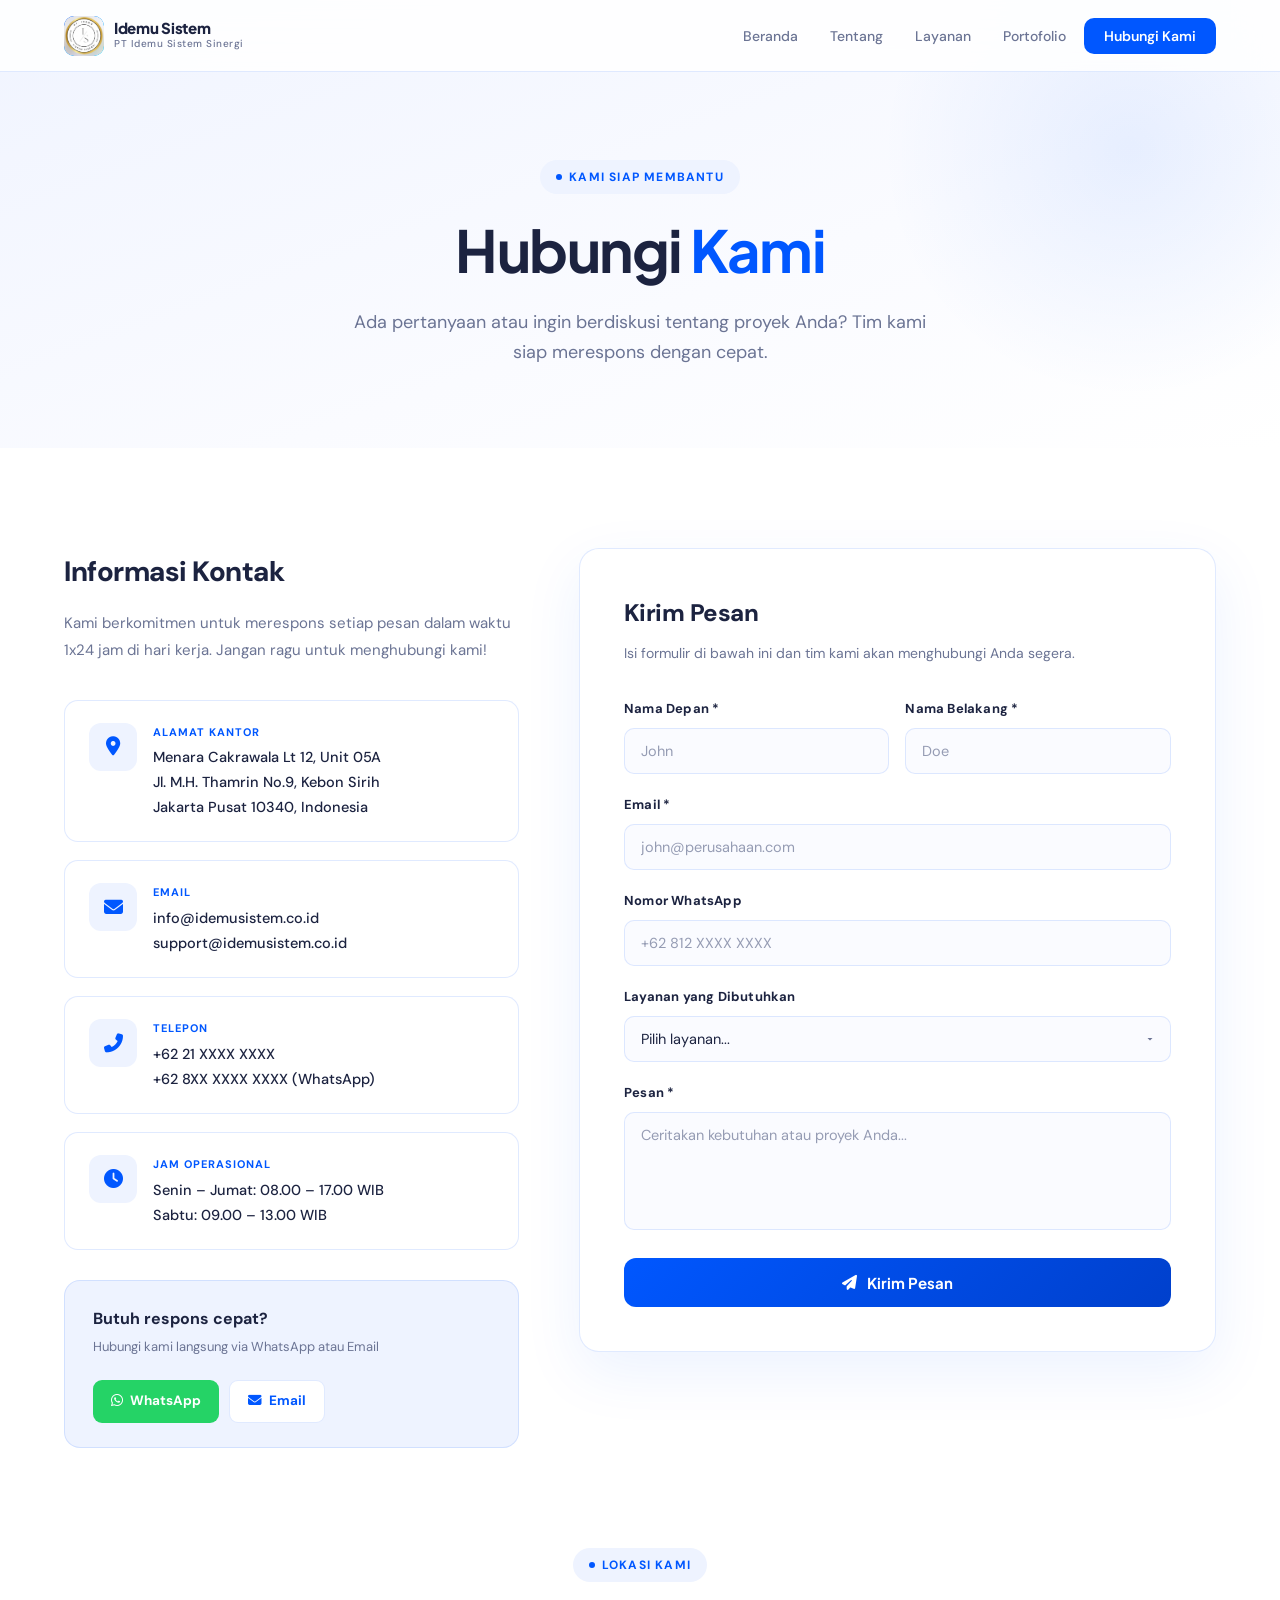
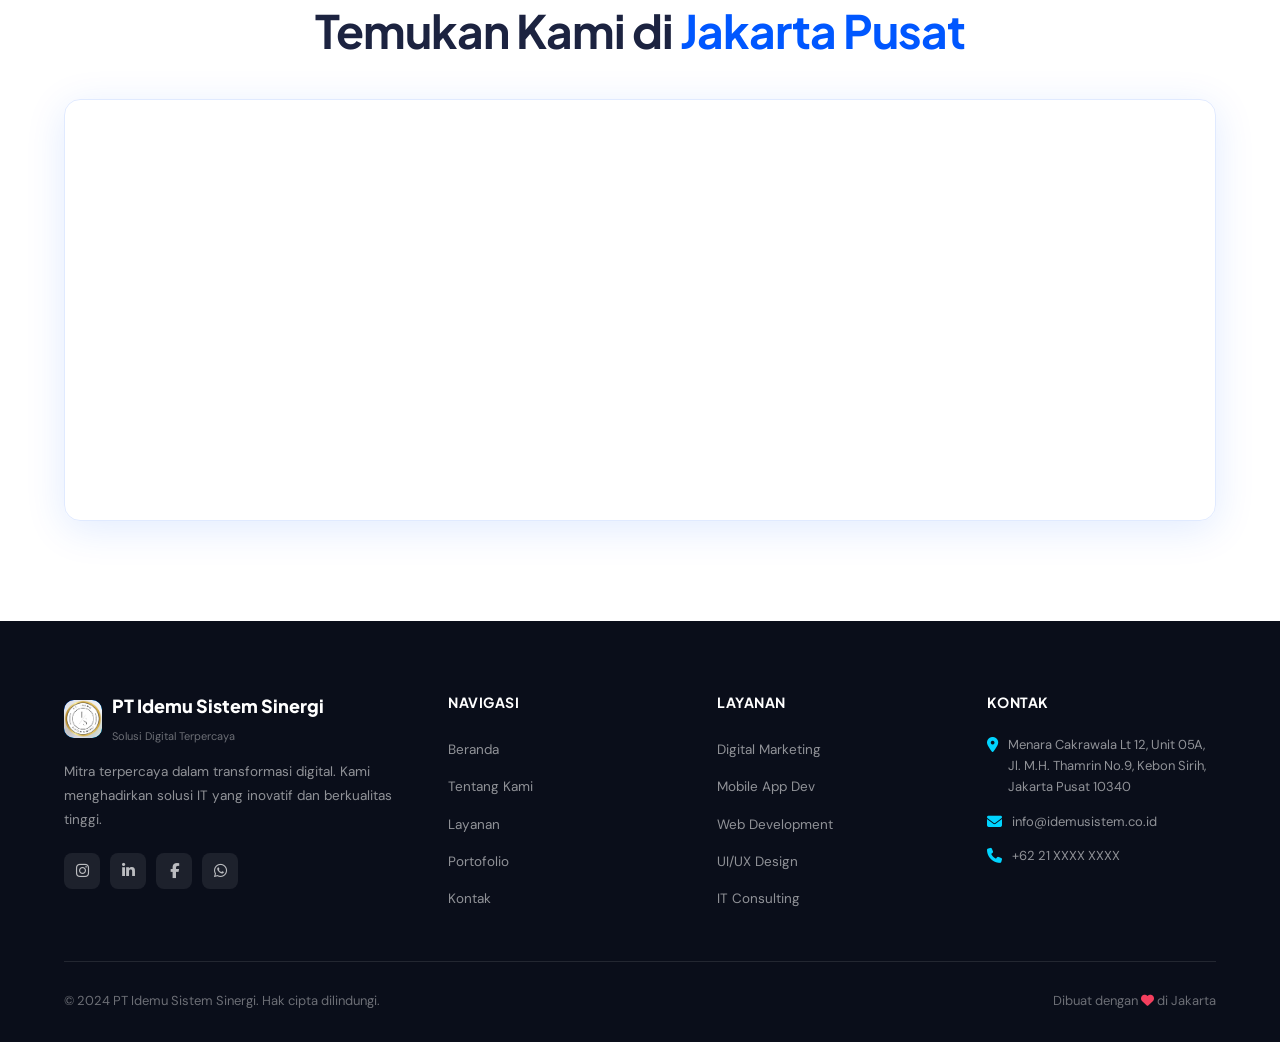
<file: contact.html>
<!DOCTYPE html>
<html lang="id">
<head>
  <meta charset="UTF-8">
  <meta name="viewport" content="width=device-width, initial-scale=1.0">
  <title>Hubungi Kami – PT Idemu Sistem Sinergi</title>
  <link rel="stylesheet" href="style.css">
  <link rel="stylesheet" href="https://cdnjs.cloudflare.com/ajax/libs/font-awesome/6.5.0/css/all.min.css">
  <style>
    .contact-layout {
      display: grid;
      grid-template-columns: 1fr 1.4fr;
      gap: 60px;
      align-items: flex-start;
    }
    /* Info side */
    
    .contact-info-title {
      font-size: 28px;
      font-weight: 800;
      color: var(--text);
      letter-spacing: -0.5px;
      margin-bottom: 14px;
    }
    .contact-info-sub { font-size: 15px; color: var(--text-muted); line-height: 1.8; margin-bottom: 36px; }
    .info-cards { display: flex; flex-direction: column; gap: 18px; }
    .info-card {
      display: flex;
      gap: 16px;
      align-items: flex-start;
      background: white;
      border: 1px solid var(--border);
      border-radius: 14px;
      padding: 22px 24px;
      transition: var(--transition);
    }
    .info-card:hover { transform: translateX(5px); box-shadow: var(--shadow); border-color: rgba(0,87,255,0.2); }
    .info-card-icon {
      width: 48px; height: 48px;
      background: var(--primary-light);
      border-radius: 12px;
      display: flex; align-items: center; justify-content: center;
      color: var(--primary);
      font-size: 19px;
      flex-shrink: 0;
    }
    .info-card-label {
      font-size: 11px;
      font-weight: 700;
      color: var(--primary);
      letter-spacing: 1px;
      text-transform: uppercase;
      margin-bottom: 4px;
    }
    .info-card-value {
      font-size: 14.5px;
      color: var(--text);
      font-weight: 500;
      line-height: 1.7;
    }

    /* Form side */
    .contact-form-wrap {
      background: white;
      border-radius: 20px;
      padding: 44px;
      border: 1px solid var(--border);
      box-shadow: 0 20px 60px rgba(0,87,255,0.08);
    }
    .form-title {
      font-size: 24px;
      font-weight: 800;
      color: var(--text);
      letter-spacing: -0.5px;
      margin-bottom: 8px;
    }
    .form-sub { font-size: 14px; color: var(--text-muted); margin-bottom: 32px; }
    .form-row { display: grid; grid-template-columns: 1fr 1fr; gap: 16px; }
    .form-group { margin-bottom: 20px; }
    .form-label {
      display: block;
      font-size: 13px;
      font-weight: 700;
      color: var(--text);
      margin-bottom: 8px;
      letter-spacing: 0.2px;
    }
    .form-control {
      width: 100%;
      padding: 13px 16px;
      border: 1.5px solid var(--border);
      border-radius: 10px;
      font-size: 14.5px;
      color: var(--text);
      font-family: 'DM Sans', sans-serif;
      background: #FAFBFF;
      transition: var(--transition);
      outline: none;
      resize: none;
    }
    .form-control:focus {
      border-color: var(--primary);
      background: white;
      box-shadow: 0 0 0 4px rgba(0,87,255,0.08);
    }
    .form-control::placeholder { color: var(--text-muted); opacity: 0.7; }
    .form-select { appearance: none; background-image: url("data:image/svg+xml,%3Csvg xmlns='http://www.w3.org/2000/svg' width='12' height='12' viewBox='0 0 24 24'%3E%3Cpath fill='%236B7494' d='M7 10l5 5 5-5z'/%3E%3C/svg%3E"); background-repeat: no-repeat; background-position: right 14px center; padding-right: 36px; }
    .submit-btn {
      width: 100%;
      padding: 15px;
      background: linear-gradient(135deg, var(--primary), var(--primary-dark));
      color: white;
      border: none;
      border-radius: 12px;
      font-size: 15px;
      font-weight: 700;
      font-family: 'Plus Jakarta Sans', sans-serif;
      cursor: pointer;
      transition: var(--transition);
      display: flex;
      align-items: center;
      justify-content: center;
      gap: 10px;
      margin-top: 8px;
    }
    .submit-btn:hover {
      transform: translateY(-2px);
      box-shadow: 0 10px 30px rgba(0,87,255,0.4);
    }
    .submit-btn:active { transform: translateY(0); }
    .submit-btn.loading { opacity: 0.75; pointer-events: none; }

    /* Toast */
    .toast {
      position: fixed;
      bottom: 30px; right: 30px;
      background: white;
      border-radius: 14px;
      padding: 18px 24px;
      box-shadow: 0 10px 40px rgba(0,87,255,0.2);
      border-left: 4px solid #00B96B;
      display: flex;
      align-items: center;
      gap: 12px;
      font-size: 14px;
      font-weight: 600;
      color: var(--text);
      transform: translateX(120%);
      transition: transform 0.4s cubic-bezier(0.4, 0, 0.2, 1);
      z-index: 9999;
    }
    .toast.show { transform: translateX(0); }
    .toast i { color: #00B96B; font-size: 18px; }

    /* Map */
    .map-section { background: white; padding-top: 0; }
    .map-wrap {
      border-radius: var(--radius);
      overflow: hidden;
      box-shadow: var(--shadow);
      border: 1px solid var(--border);
    }
    .map-wrap iframe { display: block; }

    /* Quick contact bar */
    .quick-bar {
      background: var(--primary-light);
      border: 1px solid var(--border);
      border-radius: var(--radius);
      padding: 24px 28px;
      display: flex;
      align-items: center;
      justify-content: space-between;
      gap: 20px;
      flex-wrap: wrap;
      margin-top: 30px;
    }
    .quick-bar-text strong { font-size: 16px; font-weight: 700; color: var(--text); display: block; }
    .quick-bar-text span { font-size: 13px; color: var(--text-muted); }
    .quick-links { display: flex; gap: 10px; flex-wrap: wrap; }
    .quick-link {
      display: inline-flex;
      align-items: center;
      gap: 7px;
      padding: 9px 18px;
      border-radius: 9px;
      font-size: 13.5px;
      font-weight: 700;
      text-decoration: none;
      transition: var(--transition);
    }
    .ql-wa { background: #25D366; color: white; }
    .ql-wa:hover { background: #1ebe59; transform: translateY(-2px); }
    .ql-email { background: white; color: var(--primary); border: 1.5px solid var(--border); }
    .ql-email:hover { border-color: var(--primary); transform: translateY(-2px); }

    @media (max-width: 1024px) { .contact-layout { grid-template-columns: 1fr; gap: 40px; } }
    @media (max-width: 600px) {
      .form-row { grid-template-columns: 1fr; }
      .contact-form-wrap { padding: 28px 22px; }
      .quick-bar { flex-direction: column; align-items: flex-start; }
    }
  </style>
</head>
<body>

<nav class="navbar">
  <a href="index.html" class="nav-logo">
     <div class="nav-logo-icon"><img src="assets/logo.jpeg" alt="Logo PT Idemu Sistem Sinergi"></div>
    <div class="nav-logo-text">
      <span class="nav-logo-name">Idemu Sistem</span>
      <span class="nav-logo-sub">PT Idemu Sistem Sinergi</span>
    </div>
  </a>
  <ul class="nav-links">
    <li><a href="index.html">Beranda</a></li>
    <li><a href="about.html">Tentang</a></li>
    <li><a href="services.html">Layanan</a></li>
    <li><a href="portfolio.html">Portofolio</a></li>
    <li><a href="contact.html" class="nav-cta active">Hubungi Kami</a></li>
  </ul>
  <button class="hamburger" id="hamburger"><span></span><span></span><span></span></button>
</nav>

<div class="page-hero">
  <div class="section-badge animate">Kami Siap Membantu</div>
  <h1 class="page-hero-title animate delay-1">Hubungi <span style="color:var(--primary);">Kami</span></h1>
  <p class="page-hero-sub animate delay-2">Ada pertanyaan atau ingin berdiskusi tentang proyek Anda? Tim kami siap merespons dengan cepat.</p>
</div>

<section>
  <div class="contact-layout">
    <!-- Info -->
    <div class="animate">
      <div class="contact-info-title">Informasi Kontak</div>
      <p class="contact-info-sub">Kami berkomitmen untuk merespons setiap pesan dalam waktu 1x24 jam di hari kerja. Jangan ragu untuk menghubungi kami!</p>
      <div class="info-cards">
        <div class="info-card">
          <div class="info-card-icon"><i class="fas fa-map-marker-alt"></i></div>
          <div>
            <div class="info-card-label">Alamat Kantor</div>
            <div class="info-card-value">Menara Cakrawala Lt 12, Unit 05A<br>Jl. M.H. Thamrin No.9, Kebon Sirih<br>Jakarta Pusat 10340, Indonesia</div>
          </div>
        </div>
        <div class="info-card">
          <div class="info-card-icon"><i class="fas fa-envelope"></i></div>
          <div>
            <div class="info-card-label">Email</div>
            <div class="info-card-value">info@idemusistem.co.id<br>support@idemusistem.co.id</div>
          </div>
        </div>
        <div class="info-card">
          <div class="info-card-icon"><i class="fas fa-phone-alt"></i></div>
          <div>
            <div class="info-card-label">Telepon</div>
            <div class="info-card-value">+62 21 XXXX XXXX<br>+62 8XX XXXX XXXX (WhatsApp)</div>
          </div>
        </div>
        <div class="info-card">
          <div class="info-card-icon"><i class="fas fa-clock"></i></div>
          <div>
            <div class="info-card-label">Jam Operasional</div>
            <div class="info-card-value">Senin – Jumat: 08.00 – 17.00 WIB<br>Sabtu: 09.00 – 13.00 WIB</div>
          </div>
        </div>
      </div>

      <div class="quick-bar">
        <div class="quick-bar-text">
          <strong>Butuh respons cepat?</strong>
          <span>Hubungi kami langsung via WhatsApp atau Email</span>
        </div>
        <div class="quick-links">
          <a href="https://wa.me/62812345678" class="quick-link ql-wa" target="_blank"><i class="fab fa-whatsapp"></i> WhatsApp</a>
          <a href="mailto:info@idemusistem.co.id" class="quick-link ql-email"><i class="fas fa-envelope"></i> Email</a>
        </div>
      </div>
    </div>

    <!-- Form -->
    <div class="contact-form-wrap animate delay-2">
      <div class="form-title">Kirim Pesan</div>
      <p class="form-sub">Isi formulir di bawah ini dan tim kami akan menghubungi Anda segera.</p>
      <form id="contactForm" novalidate>
        <div class="form-row">
          <div class="form-group">
            <label class="form-label" for="fname">Nama Depan *</label>
            <input type="text" id="fname" class="form-control" placeholder="John" required>
          </div>
          <div class="form-group">
            <label class="form-label" for="lname">Nama Belakang *</label>
            <input type="text" id="lname" class="form-control" placeholder="Doe" required>
          </div>
        </div>
        <div class="form-group">
          <label class="form-label" for="email">Email *</label>
          <input type="email" id="email" class="form-control" placeholder="john@perusahaan.com" required>
        </div>
        <div class="form-group">
          <label class="form-label" for="phone">Nomor WhatsApp</label>
          <input type="tel" id="phone" class="form-control" placeholder="+62 812 XXXX XXXX">
        </div>
        <div class="form-group">
          <label class="form-label" for="service">Layanan yang Dibutuhkan</label>
          <select id="service" class="form-control form-select">
            <option value="">Pilih layanan...</option>
            <option>Digital Marketing</option>
            <option>Mobile App Development</option>
            <option>Website Design & Development</option>
            <option>UI/UX Design</option>
            <option>Article Writing & SEO</option>
            <option>IT Consulting & Support</option>
            <option>Lainnya</option>
          </select>
        </div>
        <div class="form-group">
          <label class="form-label" for="message">Pesan *</label>
          <textarea id="message" class="form-control" rows="5" placeholder="Ceritakan kebutuhan atau proyek Anda..." required></textarea>
        </div>
        <button type="submit" class="submit-btn" id="submitBtn">
          <i class="fas fa-paper-plane"></i> Kirim Pesan
        </button>
      </form>
    </div>
  </div>
</section>

<!-- MAP -->
<section class="map-section" style="padding-bottom: 100px;">
  <div class="text-center animate" style="margin-bottom:40px;">
    <div class="section-badge">Lokasi Kami</div>
    <h2 class="section-title">Temukan Kami di <span>Jakarta Pusat</span></h2>
  </div>
  <div class="map-wrap animate delay-1">
    <iframe
      src="https://www.google.com/maps/embed?pb=!1m18!1m12!1m3!1d3966.539!2d106.82208!3d-6.19346!2m3!1f0!2f0!3f0!3m2!1i1024!2i768!4f13.1!3m3!1m2!1s0x2e69f5d87f04d58b%3A0x2b78b90f4e89b5c5!2sMenara%20Cakrawala%2C%20Jakarta!5e0!3m2!1sid!2sid!4v1700000000000!5m2!1sid!2sid"
      width="100%" height="420" style="border:0;" allowfullscreen loading="lazy" referrerpolicy="no-referrer-when-downgrade">
    </iframe>
  </div>
</section>

<!-- FOOTER -->
<footer>
  <div class="footer-grid">
    <div>
      <div style="display:flex;align-items:center;gap:10px;margin-bottom:14px;">
        <div class="nav-logo-icon" style="width:38px;height:38px;"><img src="assets/logo.jpeg" alt="Logo PT Idemu Sistem Sinergi"></div>
        <div>
          <div class="footer-brand-name">PT Idemu Sistem Sinergi</div>
          <div style="font-size:11px;color:rgba(255,255,255,0.4);">Solusi Digital Terpercaya</div>
        </div>
      </div>
      <p class="footer-desc">Mitra terpercaya dalam transformasi digital. Kami menghadirkan solusi IT yang inovatif dan berkualitas tinggi.</p>
      <div class="social-links">
        <a href="#" class="social-link"><i class="fab fa-instagram"></i></a>
        <a href="#" class="social-link"><i class="fab fa-linkedin-in"></i></a>
        <a href="#" class="social-link"><i class="fab fa-facebook-f"></i></a>
        <a href="#" class="social-link"><i class="fab fa-whatsapp"></i></a>
      </div>
    </div>
    <div>
      <div class="footer-heading">Navigasi</div>
      <ul class="footer-links">
        <li><a href="index.html">Beranda</a></li>
        <li><a href="about.html">Tentang Kami</a></li>
        <li><a href="services.html">Layanan</a></li>
        <li><a href="portfolio.html">Portofolio</a></li>
        <li><a href="contact.html">Kontak</a></li>
      </ul>
    </div>
    <div>
      <div class="footer-heading">Layanan</div>
      <ul class="footer-links">
        <li><a href="services.html">Digital Marketing</a></li>
        <li><a href="services.html">Mobile App Dev</a></li>
        <li><a href="services.html">Web Development</a></li>
        <li><a href="services.html">UI/UX Design</a></li>
        <li><a href="services.html">IT Consulting</a></li>
      </ul>
    </div>
    <div>
      <div class="footer-heading">Kontak</div>
      <div class="footer-contact-item"><i class="fas fa-map-marker-alt footer-contact-icon"></i><span>Menara Cakrawala Lt 12, Unit 05A, Jl. M.H. Thamrin No.9, Kebon Sirih, Jakarta Pusat 10340</span></div>
      <div class="footer-contact-item"><i class="fas fa-envelope footer-contact-icon"></i><span>info@idemusistem.co.id</span></div>
      <div class="footer-contact-item"><i class="fas fa-phone footer-contact-icon"></i><span>+62 21 XXXX XXXX</span></div>
    </div>
  </div>
  <div class="footer-bottom">
    <span>© 2024 PT Idemu Sistem Sinergi. Hak cipta dilindungi.</span>
    <span>Dibuat dengan <i class="fas fa-heart" style="color:#f43f5e;"></i> di Jakarta</span>
  </div>
</footer>

<!-- Toast -->
<div class="toast" id="toast">
  <i class="fas fa-check-circle"></i>
  Pesan berhasil dikirim! Kami akan segera menghubungi Anda.
</div>

<script src="main.js"></script>
<script>
  const form = document.getElementById('contactForm');
  const submitBtn = document.getElementById('submitBtn');
  const toast = document.getElementById('toast');

  form.addEventListener('submit', function(e) {
    e.preventDefault();
    const required = form.querySelectorAll('[required]');
    let valid = true;
    required.forEach(field => {
      field.style.borderColor = '';
      if (!field.value.trim()) {
        field.style.borderColor = '#f43f5e';
        valid = false;
      }
    });
    if (!valid) return;

    submitBtn.classList.add('loading');
    submitBtn.innerHTML = '<i class="fas fa-spinner fa-spin"></i> Mengirim...';

    setTimeout(() => {
      submitBtn.classList.remove('loading');
      submitBtn.innerHTML = '<i class="fas fa-check"></i> Terkirim!';
      submitBtn.style.background = 'linear-gradient(135deg, #00B96B, #00D4A0)';
      form.reset();

      toast.classList.add('show');
      setTimeout(() => toast.classList.remove('show'), 4000);

      setTimeout(() => {
        submitBtn.innerHTML = '<i class="fas fa-paper-plane"></i> Kirim Pesan';
        submitBtn.style.background = '';
      }, 3000);
    }, 1800);
  });
</script>
</body>
</html>
</file>
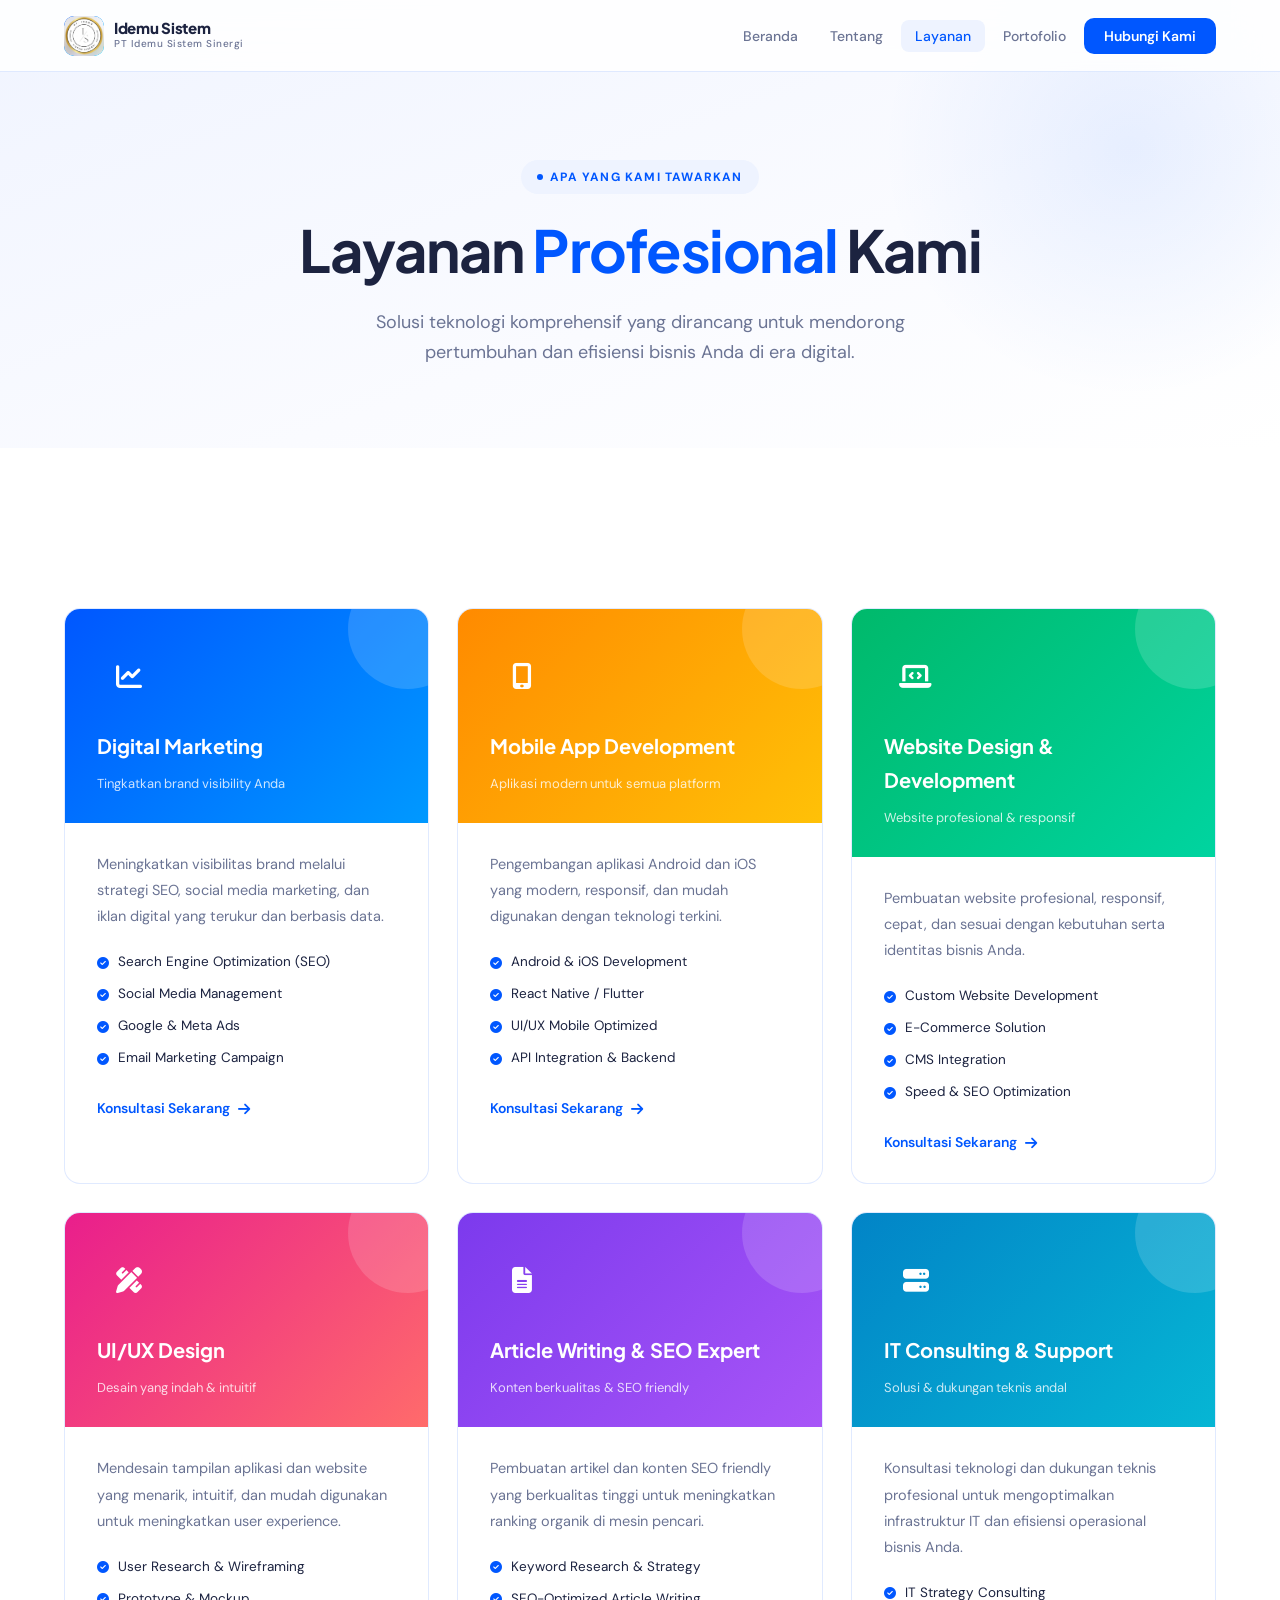
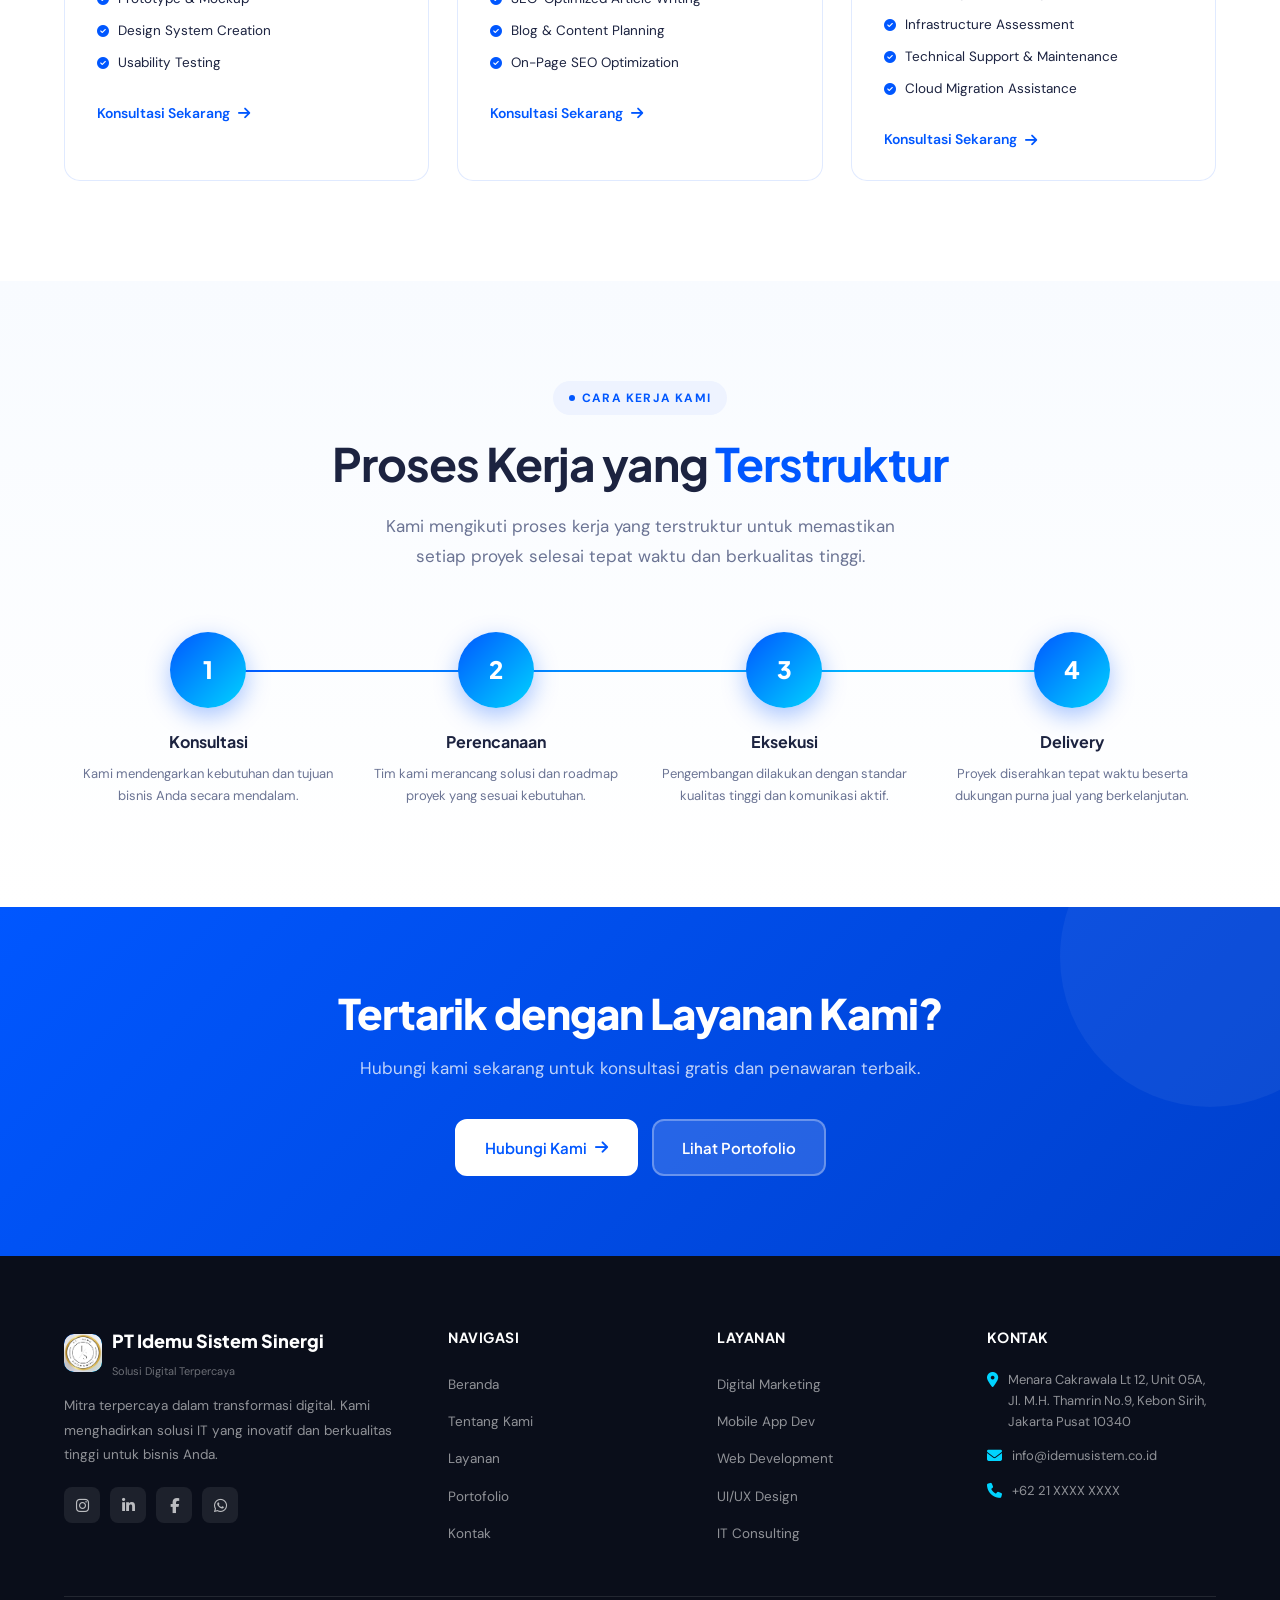
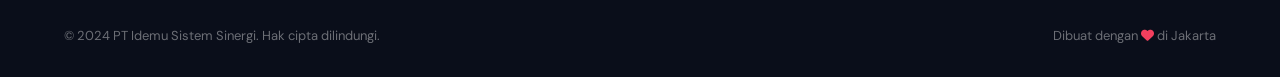
<file: services.html>
<!DOCTYPE html>
<html lang="id">
<head>
  <meta charset="UTF-8">
  <meta name="viewport" content="width=device-width, initial-scale=1.0">
  <title>Layanan – PT Idemu Sistem Sinergi</title>
  <link rel="stylesheet" href="style.css">
  <link rel="stylesheet" href="https://cdnjs.cloudflare.com/ajax/libs/font-awesome/6.5.0/css/all.min.css">
  <style>
    .services-main { background: white; }
    .services-grid-main {
      display: grid;
      grid-template-columns: repeat(3, 1fr);
      gap: 28px;
      margin-top: 60px;
    }
    .svc-card {
      border-radius: var(--radius);
      border: 1px solid var(--border);
      overflow: hidden;
      background: white;
      transition: var(--transition);
      display: flex;
      flex-direction: column;
    }
    .svc-card:hover {
      transform: translateY(-8px);
      box-shadow: var(--shadow-lg);
      border-color: rgba(0,87,255,0.25);
    }
    .svc-card-top {
      padding: 36px 32px 28px;
      position: relative;
      overflow: hidden;
    }
    .svc-card-top::before {
      content: '';
      position: absolute;
      top: -40px; right: -40px;
      width: 120px; height: 120px;
      border-radius: 50%;
      background: rgba(255,255,255,0.15);
    }
    .svc-icon-wrap {
      width: 64px; height: 64px;
      border-radius: 16px;
      display: flex; align-items: center; justify-content: center;
      font-size: 26px;
      color: white;
      margin-bottom: 20px;
      position: relative;
      z-index: 1;
    }
    .svc-name {
      font-family: 'Plus Jakarta Sans', sans-serif;
      font-size: 20px;
      font-weight: 700;
      color: white;
      margin-bottom: 10px;
      position: relative;
      z-index: 1;
    }
    .svc-tagline {
      font-size: 13px;
      color: rgba(255,255,255,0.8);
      position: relative;
      z-index: 1;
    }
    .svc-card-body {
      padding: 28px 32px;
      flex: 1;
    }
    .svc-desc { font-size: 14.5px; color: var(--text-muted); line-height: 1.8; margin-bottom: 22px; }
    .svc-features { list-style: none; display: flex; flex-direction: column; gap: 9px; margin-bottom: 24px; }
    .svc-features li {
      display: flex; align-items: center; gap: 9px;
      font-size: 13.5px;
      color: var(--text);
    }
    .svc-features li i { color: var(--primary); font-size: 12px; }
    .svc-cta {
      display: inline-flex;
      align-items: center;
      gap: 8px;
      font-size: 14px;
      font-weight: 600;
      color: var(--primary);
      transition: var(--transition);
    }
    .svc-cta:hover { gap: 12px; }

    /* BG gradients */
    .bg-blue   { background: linear-gradient(135deg, #0057FF, #0099FF); }
    .bg-orange { background: linear-gradient(135deg, #FF8A00, #FFC107); }
    .bg-green  { background: linear-gradient(135deg, #00B96B, #00D4A0); }
    .bg-pink   { background: linear-gradient(135deg, #E91E8C, #FF6B6B); }
    .bg-purple { background: linear-gradient(135deg, #7C3AED, #A855F7); }
    .bg-cyan   { background: linear-gradient(135deg, #0284C7, #06B6D4); }

    /* Process section */
    .process-section { background: linear-gradient(180deg, #F8FBFF 0%, white 100%); }
    .process-steps { display: grid; grid-template-columns: repeat(4, 1fr); gap: 0; margin-top: 60px; position: relative; }
    .process-steps::before {
      content: '';
      position: absolute;
      top: 38px; left: 12%; right: 12%;
      height: 2px;
      background: linear-gradient(90deg, var(--primary), var(--accent));
      z-index: 0;
    }
    .process-step { text-align: center; position: relative; z-index: 1; padding: 0 16px; }
    .step-num {
      width: 76px; height: 76px;
      border-radius: 50%;
      background: linear-gradient(135deg, var(--primary), var(--accent));
      color: white;
      font-family: 'Plus Jakarta Sans', sans-serif;
      font-size: 24px;
      font-weight: 800;
      display: flex; align-items: center; justify-content: center;
      margin: 0 auto 20px;
      box-shadow: 0 8px 25px rgba(0,87,255,0.35);
    }
    .step-title {
      font-family: 'Plus Jakarta Sans', sans-serif;
      font-size: 16px;
      font-weight: 700;
      color: var(--text);
      margin-bottom: 8px;
    }
    .step-desc { font-size: 13px; color: var(--text-muted); line-height: 1.7; }

    @media (max-width: 1024px) {
      .services-grid-main { grid-template-columns: 1fr 1fr; }
      .process-steps { grid-template-columns: 1fr 1fr; gap: 40px; }
      .process-steps::before { display: none; }
    }
    @media (max-width: 600px) {
      .services-grid-main { grid-template-columns: 1fr; }
      .process-steps { grid-template-columns: 1fr; }
    }
  </style>
</head>
<body>

<nav class="navbar">
  <a href="index.html" class="nav-logo">
     <div class="nav-logo-icon"><img src="assets/logo.jpeg" alt="Logo PT Idemu Sistem Sinergi"></div>
    <div class="nav-logo-text">
      <span class="nav-logo-name">Idemu Sistem</span>
      <span class="nav-logo-sub">PT Idemu Sistem Sinergi</span>
    </div>
  </a>
  <ul class="nav-links">
    <li><a href="index.html">Beranda</a></li>
    <li><a href="about.html">Tentang</a></li>
    <li><a href="services.html" class="active">Layanan</a></li>
    <li><a href="portfolio.html">Portofolio</a></li>
    <li><a href="contact.html" class="nav-cta">Hubungi Kami</a></li>
  </ul>
  <button class="hamburger" id="hamburger"><span></span><span></span><span></span></button>
</nav>

<div class="page-hero">
  <div class="section-badge animate">Apa yang Kami Tawarkan</div>
  <h1 class="page-hero-title animate delay-1">Layanan <span style="color:var(--primary);">Profesional</span> Kami</h1>
  <p class="page-hero-sub animate delay-2">Solusi teknologi komprehensif yang dirancang untuk mendorong pertumbuhan dan efisiensi bisnis Anda di era digital.</p>
</div>

<section class="services-main">
  <div class="services-grid-main">

    <div class="svc-card animate delay-1">
      <div class="svc-card-top bg-blue">
        <div class="svc-icon-wrap"><i class="fas fa-chart-line"></i></div>
        <div class="svc-name">Digital Marketing</div>
        <div class="svc-tagline">Tingkatkan brand visibility Anda</div>
      </div>
      <div class="svc-card-body">
        <p class="svc-desc">Meningkatkan visibilitas brand melalui strategi SEO, social media marketing, dan iklan digital yang terukur dan berbasis data.</p>
        <ul class="svc-features">
          <li><i class="fas fa-check-circle"></i> Search Engine Optimization (SEO)</li>
          <li><i class="fas fa-check-circle"></i> Social Media Management</li>
          <li><i class="fas fa-check-circle"></i> Google & Meta Ads</li>
          <li><i class="fas fa-check-circle"></i> Email Marketing Campaign</li>
        </ul>
        <a href="contact.html" class="svc-cta">Konsultasi Sekarang <i class="fas fa-arrow-right"></i></a>
      </div>
    </div>

    <div class="svc-card animate delay-2">
      <div class="svc-card-top bg-orange">
        <div class="svc-icon-wrap"><i class="fas fa-mobile-alt"></i></div>
        <div class="svc-name">Mobile App Development</div>
        <div class="svc-tagline">Aplikasi modern untuk semua platform</div>
      </div>
      <div class="svc-card-body">
        <p class="svc-desc">Pengembangan aplikasi Android dan iOS yang modern, responsif, dan mudah digunakan dengan teknologi terkini.</p>
        <ul class="svc-features">
          <li><i class="fas fa-check-circle"></i> Android & iOS Development</li>
          <li><i class="fas fa-check-circle"></i> React Native / Flutter</li>
          <li><i class="fas fa-check-circle"></i> UI/UX Mobile Optimized</li>
          <li><i class="fas fa-check-circle"></i> API Integration & Backend</li>
        </ul>
        <a href="contact.html" class="svc-cta">Konsultasi Sekarang <i class="fas fa-arrow-right"></i></a>
      </div>
    </div>

    <div class="svc-card animate delay-3">
      <div class="svc-card-top bg-green">
        <div class="svc-icon-wrap"><i class="fas fa-laptop-code"></i></div>
        <div class="svc-name">Website Design & Development</div>
        <div class="svc-tagline">Website profesional & responsif</div>
      </div>
      <div class="svc-card-body">
        <p class="svc-desc">Pembuatan website profesional, responsif, cepat, dan sesuai dengan kebutuhan serta identitas bisnis Anda.</p>
        <ul class="svc-features">
          <li><i class="fas fa-check-circle"></i> Custom Website Development</li>
          <li><i class="fas fa-check-circle"></i> E-Commerce Solution</li>
          <li><i class="fas fa-check-circle"></i> CMS Integration</li>
          <li><i class="fas fa-check-circle"></i> Speed & SEO Optimization</li>
        </ul>
        <a href="contact.html" class="svc-cta">Konsultasi Sekarang <i class="fas fa-arrow-right"></i></a>
      </div>
    </div>

    <div class="svc-card animate delay-1">
      <div class="svc-card-top bg-pink">
        <div class="svc-icon-wrap"><i class="fas fa-pen-ruler"></i></div>
        <div class="svc-name">UI/UX Design</div>
        <div class="svc-tagline">Desain yang indah & intuitif</div>
      </div>
      <div class="svc-card-body">
        <p class="svc-desc">Mendesain tampilan aplikasi dan website yang menarik, intuitif, dan mudah digunakan untuk meningkatkan user experience.</p>
        <ul class="svc-features">
          <li><i class="fas fa-check-circle"></i> User Research & Wireframing</li>
          <li><i class="fas fa-check-circle"></i> Prototype & Mockup</li>
          <li><i class="fas fa-check-circle"></i> Design System Creation</li>
          <li><i class="fas fa-check-circle"></i> Usability Testing</li>
        </ul>
        <a href="contact.html" class="svc-cta">Konsultasi Sekarang <i class="fas fa-arrow-right"></i></a>
      </div>
    </div>

    <div class="svc-card animate delay-2">
      <div class="svc-card-top bg-purple">
        <div class="svc-icon-wrap"><i class="fas fa-file-alt"></i></div>
        <div class="svc-name">Article Writing & SEO Expert</div>
        <div class="svc-tagline">Konten berkualitas & SEO friendly</div>
      </div>
      <div class="svc-card-body">
        <p class="svc-desc">Pembuatan artikel dan konten SEO friendly yang berkualitas tinggi untuk meningkatkan ranking organik di mesin pencari.</p>
        <ul class="svc-features">
          <li><i class="fas fa-check-circle"></i> Keyword Research & Strategy</li>
          <li><i class="fas fa-check-circle"></i> SEO-Optimized Article Writing</li>
          <li><i class="fas fa-check-circle"></i> Blog & Content Planning</li>
          <li><i class="fas fa-check-circle"></i> On-Page SEO Optimization</li>
        </ul>
        <a href="contact.html" class="svc-cta">Konsultasi Sekarang <i class="fas fa-arrow-right"></i></a>
      </div>
    </div>

    <div class="svc-card animate delay-3">
      <div class="svc-card-top bg-cyan">
        <div class="svc-icon-wrap"><i class="fas fa-server"></i></div>
        <div class="svc-name">IT Consulting & Support</div>
        <div class="svc-tagline">Solusi & dukungan teknis andal</div>
      </div>
      <div class="svc-card-body">
        <p class="svc-desc">Konsultasi teknologi dan dukungan teknis profesional untuk mengoptimalkan infrastruktur IT dan efisiensi operasional bisnis Anda.</p>
        <ul class="svc-features">
          <li><i class="fas fa-check-circle"></i> IT Strategy Consulting</li>
          <li><i class="fas fa-check-circle"></i> Infrastructure Assessment</li>
          <li><i class="fas fa-check-circle"></i> Technical Support & Maintenance</li>
          <li><i class="fas fa-check-circle"></i> Cloud Migration Assistance</li>
        </ul>
        <a href="contact.html" class="svc-cta">Konsultasi Sekarang <i class="fas fa-arrow-right"></i></a>
      </div>
    </div>

  </div>
</section>

<!-- PROCESS -->
<section class="process-section">
  <div class="text-center animate">
    <div class="section-badge">Cara Kerja Kami</div>
    <h2 class="section-title">Proses Kerja yang <span>Terstruktur</span></h2>
    <p class="section-sub">Kami mengikuti proses kerja yang terstruktur untuk memastikan setiap proyek selesai tepat waktu dan berkualitas tinggi.</p>
  </div>
  <div class="process-steps">
    <div class="process-step animate delay-1">
      <div class="step-num">1</div>
      <div class="step-title">Konsultasi</div>
      <div class="step-desc">Kami mendengarkan kebutuhan dan tujuan bisnis Anda secara mendalam.</div>
    </div>
    <div class="process-step animate delay-2">
      <div class="step-num">2</div>
      <div class="step-title">Perencanaan</div>
      <div class="step-desc">Tim kami merancang solusi dan roadmap proyek yang sesuai kebutuhan.</div>
    </div>
    <div class="process-step animate delay-3">
      <div class="step-num">3</div>
      <div class="step-title">Eksekusi</div>
      <div class="step-desc">Pengembangan dilakukan dengan standar kualitas tinggi dan komunikasi aktif.</div>
    </div>
    <div class="process-step animate delay-4">
      <div class="step-num">4</div>
      <div class="step-title">Delivery</div>
      <div class="step-desc">Proyek diserahkan tepat waktu beserta dukungan purna jual yang berkelanjutan.</div>
    </div>
  </div>
</section>

<!-- CTA -->
<section style="background:linear-gradient(135deg,var(--primary),#0040CC);padding:80px 5%;text-align:center;position:relative;overflow:hidden;">
  <div style="position:absolute;width:300px;height:300px;border-radius:50%;background:rgba(255,255,255,0.05);top:-100px;right:-80px;"></div>
  <h2 class="animate" style="font-size:clamp(24px,4vw,42px);font-weight:800;color:white;letter-spacing:-1px;margin-bottom:14px;">Tertarik dengan Layanan Kami?</h2>
  <p class="animate delay-1" style="color:rgba(255,255,255,0.75);font-size:17px;margin-bottom:36px;">Hubungi kami sekarang untuk konsultasi gratis dan penawaran terbaik.</p>
  <div class="animate delay-2" style="display:flex;justify-content:center;gap:14px;flex-wrap:wrap;">
    <a href="contact.html" class="btn btn-white">Hubungi Kami <i class="fas fa-arrow-right"></i></a>
    <a href="portfolio.html" class="btn" style="background:rgba(255,255,255,0.15);color:white;border-color:rgba(255,255,255,0.3);">Lihat Portofolio</a>
  </div>
</section>

<footer>
  <div class="footer-grid">
    <div>
      <div style="display:flex;align-items:center;gap:10px;margin-bottom:14px;">
        <div class="nav-logo-icon" style="width:38px;height:38px;"><img src="assets/logo.jpeg" alt="Logo PT Idemu Sistem Sinergi"></div>
        <div>
          <div class="footer-brand-name">PT Idemu Sistem Sinergi</div>
          <div style="font-size:11px;color:rgba(255,255,255,0.4);">Solusi Digital Terpercaya</div>
        </div>
      </div>
      <p class="footer-desc">Mitra terpercaya dalam transformasi digital. Kami menghadirkan solusi IT yang inovatif dan berkualitas tinggi untuk bisnis Anda.</p>
      <div class="social-links">
        <a href="#" class="social-link"><i class="fab fa-instagram"></i></a>
        <a href="#" class="social-link"><i class="fab fa-linkedin-in"></i></a>
        <a href="#" class="social-link"><i class="fab fa-facebook-f"></i></a>
        <a href="#" class="social-link"><i class="fab fa-whatsapp"></i></a>
      </div>
    </div>
    <div>
      <div class="footer-heading">Navigasi</div>
      <ul class="footer-links">
        <li><a href="index.html">Beranda</a></li>
        <li><a href="about.html">Tentang Kami</a></li>
        <li><a href="services.html">Layanan</a></li>
        <li><a href="portfolio.html">Portofolio</a></li>
        <li><a href="contact.html">Kontak</a></li>
      </ul>
    </div>
    <div>
      <div class="footer-heading">Layanan</div>
      <ul class="footer-links">
        <li><a href="#">Digital Marketing</a></li>
        <li><a href="#">Mobile App Dev</a></li>
        <li><a href="#">Web Development</a></li>
        <li><a href="#">UI/UX Design</a></li>
        <li><a href="#">IT Consulting</a></li>
      </ul>
    </div>
    <div>
      <div class="footer-heading">Kontak</div>
      <div class="footer-contact-item"><i class="fas fa-map-marker-alt footer-contact-icon"></i><span>Menara Cakrawala Lt 12, Unit 05A, Jl. M.H. Thamrin No.9, Kebon Sirih, Jakarta Pusat 10340</span></div>
      <div class="footer-contact-item"><i class="fas fa-envelope footer-contact-icon"></i><span>info@idemusistem.co.id</span></div>
      <div class="footer-contact-item"><i class="fas fa-phone footer-contact-icon"></i><span>+62 21 XXXX XXXX</span></div>
    </div>
  </div>
  <div class="footer-bottom">
    <span>© 2024 PT Idemu Sistem Sinergi. Hak cipta dilindungi.</span>
    <span>Dibuat dengan <i class="fas fa-heart" style="color:#f43f5e;"></i> di Jakarta</span>
  </div>
</footer>

<script src="main.js"></script>
</body>
</html>
</file>
<file: style.css>
@import url('https://fonts.googleapis.com/css2?family=Plus+Jakarta+Sans:wght@300;400;500;600;700;800&family=DM+Sans:wght@300;400;500;600;700&display=swap');

:root {
  --primary: #0057FF;
  --primary-dark: #0040CC;
  --primary-light: #EEF3FF;
  --accent: #00D4FF;
  --dark: #0A0E1A;
  --dark-2: #131929;
  --text: #1C2340;
  --text-muted: #6B7494;
  --white: #FFFFFF;
  --border: rgba(0, 87, 255, 0.12);
  --shadow: 0 8px 40px rgba(0, 87, 255, 0.12);
  --shadow-lg: 0 20px 60px rgba(0, 87, 255, 0.18);
  --radius: 16px;
  --radius-sm: 10px;
  --transition: all 0.35s cubic-bezier(0.4, 0, 0.2, 1);
}

*, *::before, *::after { box-sizing: border-box; margin: 0; padding: 0; }

html { scroll-behavior: smooth; }

body {
  font-family: 'DM Sans', sans-serif;
  font-size: 16px;
  color: var(--text);
  background: var(--white);
  line-height: 1.7;
  overflow-x: hidden;
}

h1, h2, h3, h4, h5 {
  font-family: 'Plus Jakarta Sans', sans-serif;
  font-weight: 700;
  line-height: 1.25;
  color: var(--text);
}

a { text-decoration: none; color: inherit; }
img { max-width: 100%; display: block; }

/* ── NAVBAR ── */
.navbar {
  position: fixed;
  top: 0; left: 0; right: 0;
  z-index: 1000;
  padding: 0 5%;
  height: 72px;
  display: flex;
  align-items: center;
  justify-content: space-between;
  background: rgba(255,255,255,0.85);
  backdrop-filter: blur(20px);
  -webkit-backdrop-filter: blur(20px);
  border-bottom: 1px solid var(--border);
  transition: var(--transition);
}
.navbar.scrolled {
  background: rgba(255,255,255,0.97);
  box-shadow: 0 4px 30px rgba(0,0,0,0.08);
}
.nav-logo {
  display: flex;
  align-items: center;
  gap: 10px;
  text-decoration: none;
}
.nav-logo-icon {
  width: 40px; height: 40px;
  background: linear-gradient(135deg, var(--primary), var(--accent));
  border-radius: 10px;
  display: flex; align-items: center; justify-content: center;
  color: white;
  font-size: 18px;
  font-weight: 800;
  font-family: 'Plus Jakarta Sans', sans-serif;
  flex-shrink: 0;
  overflow: hidden;
}
.nav-logo-icon img {
  width: 100%;
  height: 100%;
  object-fit: cover;
  border-radius: 10px;
}
.nav-logo-text { display: flex; flex-direction: column; }
.nav-logo-name {
  font-family: 'Plus Jakarta Sans', sans-serif;
  font-weight: 800;
  font-size: 15px;
  color: var(--text);
  line-height: 1;
  letter-spacing: -0.3px;
}
.nav-logo-sub {
  font-size: 10px;
  color: var(--text-muted);
  font-weight: 500;
  letter-spacing: 0.5px;
}
.nav-links {
  display: flex;
  align-items: center;
  gap: 4px;
  list-style: none;
}
.nav-links a {
  font-size: 14px;
  font-weight: 500;
  color: var(--text-muted);
  padding: 7px 14px;
  border-radius: 8px;
  transition: var(--transition);
  position: relative;
}
.nav-links a:hover,
.nav-links a.active {
  color: var(--primary);
  background: var(--primary-light);
}
.nav-cta {
  background: var(--primary) !important;
  color: white !important;
  padding: 9px 20px !important;
  border-radius: 10px !important;
  font-weight: 600 !important;
}
.nav-cta:hover { background: var(--primary-dark) !important; }

.hamburger {
  display: none;
  flex-direction: column;
  gap: 6px;
  cursor: pointer;
  padding: 10px 12px;
  background: var(--primary-light);
  border: 1.5px solid var(--border);
  border-radius: 10px;
  z-index: 1001;
}
.hamburger span {
  display: block;
  width: 24px; height: 2px;
  background: var(--text);
  border-radius: 2px;
  transition: var(--transition);
}
.hamburger.open span:nth-child(1) { transform: translateY(7px) rotate(45deg); }
.hamburger.open span:nth-child(2) { opacity: 0; }
.hamburger.open span:nth-child(3) { transform: translateY(-7px) rotate(-45deg); }

/* ── SECTIONS ── */
section { padding: 100px 5%; }

.section-badge {
  display: inline-flex;
  align-items: center;
  gap: 7px;
  background: var(--primary-light);
  color: var(--primary);
  font-size: 12px;
  font-weight: 700;
  letter-spacing: 1.2px;
  text-transform: uppercase;
  padding: 7px 16px;
  border-radius: 100px;
  margin-bottom: 20px;
}
.section-badge::before {
  content: '';
  width: 6px; height: 6px;
  background: var(--primary);
  border-radius: 50%;
}
.section-title {
  font-size: clamp(28px, 4vw, 46px);
  color: var(--text);
  margin-bottom: 18px;
  letter-spacing: -1px;
}
.section-title span { color: var(--primary); }
.section-sub {
  font-size: 17px;
  color: var(--text-muted);
  max-width: 560px;
  line-height: 1.8;
}
.text-center { text-align: center; }
.text-center .section-sub { margin: 0 auto; }

/* ── BUTTONS ── */
.btn {
  display: inline-flex;
  align-items: center;
  gap: 8px;
  padding: 14px 28px;
  border-radius: 12px;
  font-family: 'Plus Jakarta Sans', sans-serif;
  font-weight: 600;
  font-size: 15px;
  cursor: pointer;
  transition: var(--transition);
  border: 2px solid transparent;
  text-decoration: none;
}
.btn-primary {
  background: var(--primary);
  color: white;
  border-color: var(--primary);
}
.btn-primary:hover {
  background: var(--primary-dark);
  border-color: var(--primary-dark);
  transform: translateY(-2px);
  box-shadow: 0 8px 25px rgba(0,87,255,0.35);
}
.btn-outline {
  background: transparent;
  color: var(--primary);
  border-color: var(--primary);
}
.btn-outline:hover {
  background: var(--primary);
  color: white;
  transform: translateY(-2px);
}
.btn-white {
  background: white;
  color: var(--primary);
  border-color: white;
}
.btn-white:hover {
  background: var(--primary-light);
  transform: translateY(-2px);
  box-shadow: 0 8px 25px rgba(0,0,0,0.15);
}

/* ── CARDS ── */
.card {
  background: white;
  border-radius: var(--radius);
  padding: 36px;
  border: 1px solid var(--border);
  transition: var(--transition);
  position: relative;
  overflow: hidden;
}
.card::before {
  content: '';
  position: absolute;
  top: 0; left: 0; right: 0;
  height: 3px;
  background: linear-gradient(90deg, var(--primary), var(--accent));
  transform: scaleX(0);
  transition: var(--transition);
  transform-origin: left;
}
.card:hover {
  transform: translateY(-6px);
  box-shadow: var(--shadow-lg);
  border-color: rgba(0,87,255,0.25);
}
.card:hover::before { transform: scaleX(1); }

/* ── GRID ── */
.grid-3 { display: grid; grid-template-columns: repeat(3, 1fr); gap: 28px; }
.grid-2 { display: grid; grid-template-columns: repeat(2, 1fr); gap: 40px; align-items: center; }

/* ── ANIMATIONS ── */
@keyframes fadeUp {
  from { opacity: 0; transform: translateY(30px); }
  to   { opacity: 1; transform: translateY(0); }
}
@keyframes fadeIn {
  from { opacity: 0; }
  to   { opacity: 1; }
}
@keyframes float {
  0%, 100% { transform: translateY(0); }
  50%       { transform: translateY(-12px); }
}
@keyframes pulse-ring {
  0%   { transform: scale(0.8); opacity: 0.6; }
  100% { transform: scale(1.6); opacity: 0; }
}
@keyframes blob {
  0%, 100% { border-radius: 60% 40% 30% 70% / 60% 30% 70% 40%; }
  50%       { border-radius: 30% 60% 70% 40% / 50% 60% 30% 60%; }
}

.animate { opacity: 0; transform: translateY(30px); transition: opacity 0.7s ease, transform 0.7s ease; }
.animate.visible { opacity: 1; transform: translateY(0); }
.delay-1 { transition-delay: 0.1s; }
.delay-2 { transition-delay: 0.2s; }
.delay-3 { transition-delay: 0.3s; }
.delay-4 { transition-delay: 0.4s; }
.delay-5 { transition-delay: 0.5s; }

/* ── PAGE HERO ── */
.page-hero {
  padding: 160px 5% 80px;
  text-align: center;
  background: linear-gradient(160deg, #F0F4FF 0%, #FAFBFF 60%, white 100%);
  position: relative;
  overflow: hidden;
}
.page-hero::before {
  content: '';
  position: absolute;
  width: 500px; height: 500px;
  border-radius: 50%;
  background: radial-gradient(circle, rgba(0,87,255,0.08) 0%, transparent 70%);
  top: -100px; right: -100px;
  pointer-events: none;
}
.page-hero-title {
  font-size: clamp(32px, 5vw, 58px);
  letter-spacing: -1.5px;
  margin-bottom: 20px;
}
.page-hero-sub {
  font-size: 18px;
  color: var(--text-muted);
  max-width: 600px;
  margin: 0 auto;
}

/* ── FOOTER ── */
footer {
  background: var(--dark);
  color: rgba(255,255,255,0.75);
  padding: 70px 5% 30px;
}
.footer-grid {
  display: grid;
  grid-template-columns: 1.5fr 1fr 1fr 1fr;
  gap: 40px;
  padding-bottom: 50px;
  border-bottom: 1px solid rgba(255,255,255,0.1);
}
.footer-brand-name {
  font-family: 'Plus Jakarta Sans', sans-serif;
  font-weight: 800;
  font-size: 18px;
  color: white;
  margin-bottom: 5px;
}
.footer-desc {
  font-size: 13.5px;
  line-height: 1.8;
  margin: 14px 0 20px;
  color: rgba(255,255,255,0.55);
}
.social-links { display: flex; gap: 10px; }
.social-link {
  width: 36px; height: 36px;
  background: rgba(255,255,255,0.08);
  border-radius: 8px;
  display: flex; align-items: center; justify-content: center;
  color: rgba(255,255,255,0.7);
  font-size: 15px;
  transition: var(--transition);
  text-decoration: none;
}
.social-link:hover {
  background: var(--primary);
  color: white;
}
.footer-heading {
  font-family: 'Plus Jakarta Sans', sans-serif;
  font-weight: 700;
  font-size: 14px;
  color: white;
  letter-spacing: 0.5px;
  margin-bottom: 20px;
  text-transform: uppercase;
}
.footer-links { list-style: none; display: flex; flex-direction: column; gap: 10px; }
.footer-links a {
  font-size: 13.5px;
  color: rgba(255,255,255,0.55);
  transition: var(--transition);
}
.footer-links a:hover { color: white; padding-left: 5px; }
.footer-contact-item {
  display: flex; gap: 10px;
  margin-bottom: 14px;
  font-size: 13px;
  color: rgba(255,255,255,0.55);
  line-height: 1.6;
}
.footer-contact-icon {
  font-size: 15px;
  margin-top: 2px;
  flex-shrink: 0;
  color: var(--accent);
}
.footer-bottom {
  display: flex;
  justify-content: space-between;
  align-items: center;
  padding-top: 28px;
  font-size: 13px;
  color: rgba(255,255,255,0.4);
  flex-wrap: wrap;
  gap: 12px;
}
.footer-bottom a { color: rgba(255,255,255,0.6); transition: var(--transition); }
.footer-bottom a:hover { color: white; }

/* ── RESPONSIVE ── */
@media (max-width: 1024px) {
  .grid-3 { grid-template-columns: repeat(2, 1fr); }
  .footer-grid { grid-template-columns: 1fr 1fr; }
}

@media (max-width: 768px) {
  section { padding: 70px 5%; }
  .navbar { padding: 0 5%; }

  /* ── Mobile dropdown menu ── */
  .nav-links {
    position: fixed;
    top: 72px; left: 0; right: 0;
    background: white;
    flex-direction: column;
    /* padding: atas kiri/kanan bawah */
    padding: 16px 16px 24px;
    border-bottom: 1px solid var(--border);
    box-shadow: 0 20px 40px rgba(0,0,0,0.1);
    transform: translateY(-120%);
    opacity: 0;
    transition: var(--transition);
    z-index: 999;
    align-items: stretch;
    gap: 6px;
  }
  .nav-links.open { transform: translateY(0); opacity: 1; }

  /* Setiap item menu */
  .nav-links li { width: 100%; }
  .nav-links a {
    display: block;
    padding: 14px 16px;
    border-radius: 10px;
    font-size: 15px;
    font-weight: 500;
    color: var(--text-muted);
  }
  .nav-links a:hover,
  .nav-links a.active {
    color: var(--primary);
    background: var(--primary-light);
  }

  /* Tombol CTA paling bawah, full width, dengan jarak lebih */
  .nav-links li:last-child {
    margin-top: 8px;
    padding-top: 12px;
    border-top: 1px solid var(--border);
  }
  .nav-cta {
    display: block;
    text-align: center;
    padding: 14px 16px !important;
    border-radius: 12px !important;
    font-size: 15px !important;
  }

  .hamburger { display: flex; }
  .grid-3 { grid-template-columns: 1fr; }
  .grid-2 { grid-template-columns: 1fr; }
  .footer-grid { grid-template-columns: 1fr; gap: 30px; }
  .footer-bottom { flex-direction: column; text-align: center; }
  .page-hero { padding: 130px 5% 60px; }
}

@media (max-width: 480px) {
  .btn { padding: 12px 22px; font-size: 14px; }
  .card { padding: 26px; }
}
</file>
